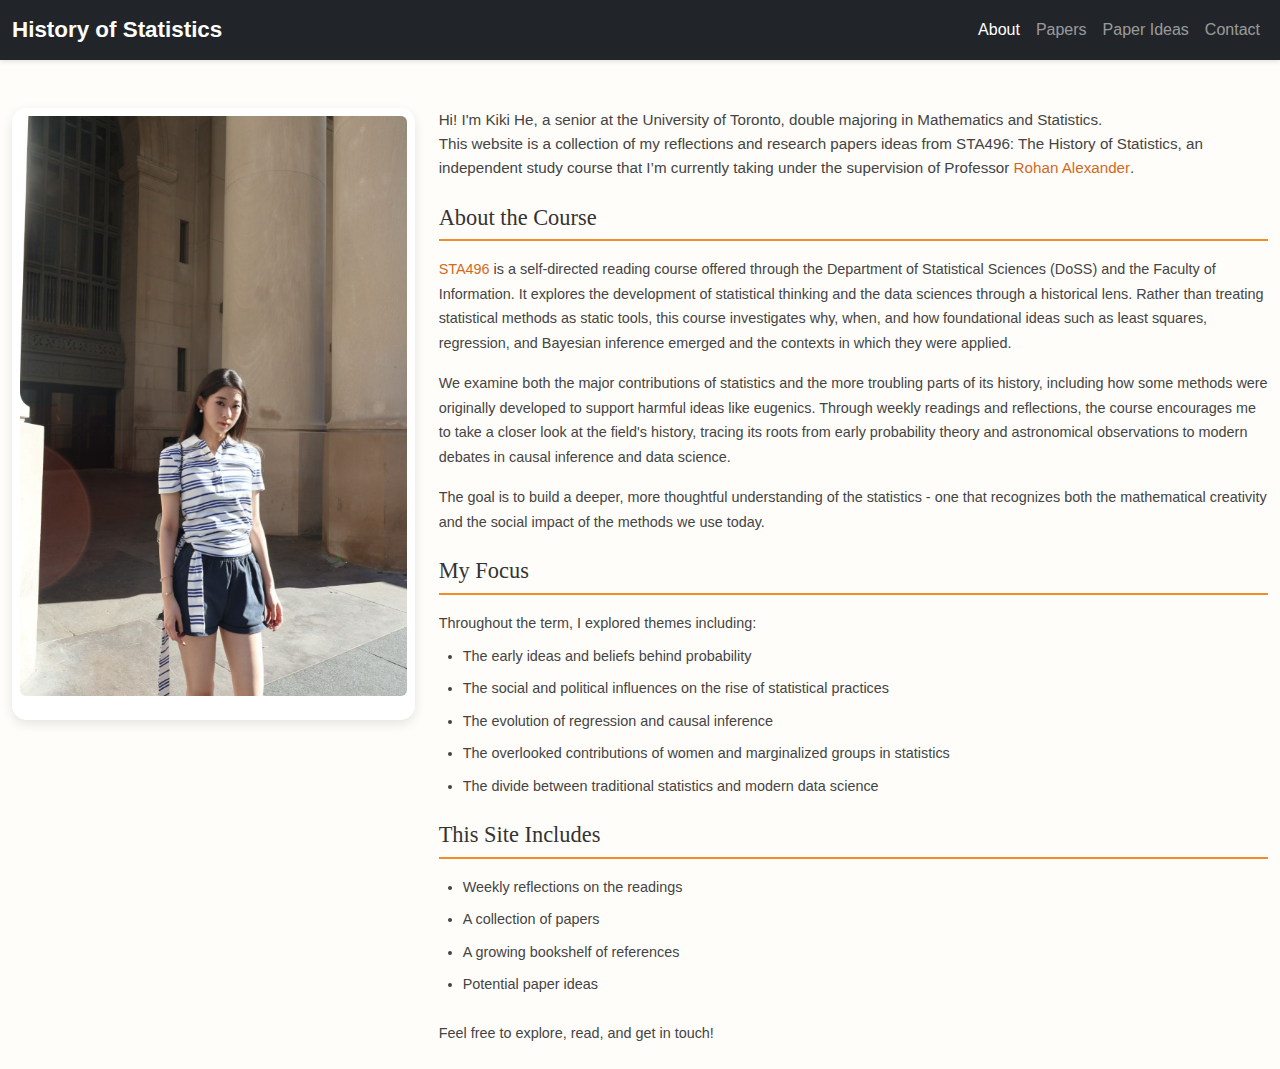
<file: index.html>
<!DOCTYPE html>
<html lang="en">
    <head>
        <meta charset="utf-8" />
        <meta name="viewport" content="width=device-width, initial-scale=1, shrink-to-fit=no" />
        <meta name="description" content="" />
        <meta name="author" content="" />
        <title>History of Statistics</title>
        <!-- Favicon-->
        <link rel="icon" type="image/x-icon" href="assets/favicon.ico" />
        <!-- Core theme CSS (includes Bootstrap)-->
        <link href="css/styles.css" rel="stylesheet" />
        <link href="css/shared.css" rel="stylesheet" />
    </head>
    <body class="about-page">
        <!-- Responsive navbar-->
        <nav class="navbar navbar-expand-lg navbar-dark bg-dark">
            <div class="container">
                <a class="navbar-brand" href="index.html">History of Statistics</a>
                <button class="navbar-toggler" type="button" data-bs-toggle="collapse" data-bs-target="#navbarSupportedContent" aria-controls="navbarSupportedContent" aria-expanded="false" aria-label="Toggle navigation"><span class="navbar-toggler-icon"></span></button>
                <div class="collapse navbar-collapse" id="navbarSupportedContent">
                    <ul class="navbar-nav ms-auto mb-2 mb-lg-0">
                        <li class="nav-item"><a class="nav-link active" aria-current="page" href="index.html">About</a></li>
                        <li class="nav-item"><a class="nav-link" href="paper.html">Papers</a></li>
                        <li class="nav-item"><a class="nav-link" href="paper-ideas.html">Paper Ideas</a></li>
                        <li class="nav-item"><a class="nav-link" href="contact.html">Contact</a></li>
                    </ul>
                </div>
            </div>
        </nav>
        <!-- Page content-->
        <div class="container">
            <div class="row mt-5">
                <div class="col-lg-4">
                    <div class="content-card text-center" style="padding: 0.5rem;">
                        <img src="images/kiki.jpg" alt="Kiki He" class="img-fluid rounded mb-3" style="max-width: 100%; height: auto;">
                    </div>
                </div>
                
                <div class="col-lg-8">
                    <p class="mb-4" style="font-size: 0.95rem; font-family: 'Segoe UI', Tahoma, Geneva, Verdana, sans-serif; line-height: 1.6; color: #444;">
                        Hi! I'm Kiki He, a senior at the University of Toronto, double majoring in Mathematics and Statistics.<br>
                        This website is a collection of my reflections and research papers ideas from STA496: The History of Statistics, an independent study course that  I’m currently taking under the supervision of Professor <a href="https://rohanalexander.com/index.html" target="_blank" style="color: #D2691E; text-decoration: none; font-weight: 500;">Rohan Alexander</a>.
                    </p>
                    
                    <h3 class="mb-3" style="font-size: 1.4rem; font-family: 'Georgia', serif; color: #333; border-bottom: 2px solid #F28C28; padding-bottom: 0.5rem;">About the Course</h3>
                    <p style="font-size: 0.9rem; font-family: 'Segoe UI', Tahoma, Geneva, Verdana, sans-serif; line-height: 1.7; color: #444; margin-bottom: 1rem;">
                        <a href="https://artsci.calendar.utoronto.ca/course/sta496h1" target="_blank" style="color: #D2691E; text-decoration: none; font-weight: 500;">STA496</a> is a self-directed reading course offered through the Department of Statistical Sciences (DoSS) and the Faculty of Information. It explores the development of statistical thinking and the data sciences through a historical lens. Rather than treating statistical methods as static tools, this course investigates why, when, and how foundational ideas such as least squares, regression, and Bayesian inference emerged and the contexts in which they were applied.
                    </p>
                    
                    <p style="font-size: 0.9rem; font-family: 'Segoe UI', Tahoma, Geneva, Verdana, sans-serif; line-height: 1.7; color: #444; margin-bottom: 1rem;">
                        We examine both the major contributions of statistics and the more troubling parts of its history, including how some methods were originally developed to support harmful ideas like eugenics. Through weekly readings and reflections, the course encourages me to take a closer look at the field's history, tracing its roots from early probability theory and astronomical observations to modern debates in causal inference and data science.
                    </p>
                    
                    <p style="font-size: 0.9rem; font-family: 'Segoe UI', Tahoma, Geneva, Verdana, sans-serif; line-height: 1.7; color: #444; margin-bottom: 1.5rem;">
                        The goal is to build a deeper, more thoughtful understanding of the statistics - one that recognizes both the mathematical creativity and the social impact of the methods we use today.
                    </p>
                    
                    <h3 class="mb-3" style="font-size: 1.4rem; font-family: 'Georgia', serif; color: #333; border-bottom: 2px solid #F28C28; padding-bottom: 0.5rem;">My Focus</h3>
                    <p style="font-size: 0.9rem; font-family: 'Segoe UI', Tahoma, Geneva, Verdana, sans-serif; line-height: 1.7; color: #444; margin-bottom: 0.5rem;">Throughout the term, I explored themes including:</p>
                    <ul class="mb-4" style="font-size: 0.9rem; font-family: 'Segoe UI', Tahoma, Geneva, Verdana, sans-serif; line-height: 1.7; color: #444; padding-left: 1.5rem;">
                        <li style="margin-bottom: 0.5rem;">The early ideas and beliefs behind probability</li>
                        <li style="margin-bottom: 0.5rem;">The social and political influences on the rise of statistical practices</li>
                        <li style="margin-bottom: 0.5rem;">The evolution of regression and causal inference</li>
                        <li style="margin-bottom: 0.5rem;">The overlooked contributions of women and marginalized groups in statistics</li>
                        <li style="margin-bottom: 0.5rem;">The divide between traditional statistics and modern data science</li>
                    </ul>
                    
                    <h3 class="mb-3" style="font-size: 1.4rem; font-family: 'Georgia', serif; color: #333; border-bottom: 2px solid #F28C28; padding-bottom: 0.5rem;">This Site Includes</h3>
                    <ul class="mb-4" style="font-size: 0.9rem; font-family: 'Segoe UI', Tahoma, Geneva, Verdana, sans-serif; line-height: 1.7; color: #444; padding-left: 1.5rem;">
                        <li style="margin-bottom: 0.5rem;">Weekly reflections on the readings</li>
                        <li style="margin-bottom: 0.5rem;">A collection of papers</li>
                        <li style="margin-bottom: 0.5rem;">A growing bookshelf of references</li>
                        <li style="margin-bottom: 0.5rem;">Potential paper ideas</li>
                    </ul>
                
                    <p class="mb-4" style="font-size: 0.9rem; font-family: 'Segoe UI', Tahoma, Geneva, Verdana, sans-serif; line-height: 1.7; color: #444;">
                        Feel free to explore, read, and get in touch!
                    </p>
                </div>
            </div>
        </div>
        <!-- Bootstrap core JS-->
        <script src="https://cdn.jsdelivr.net/npm/bootstrap@5.2.3/dist/js/bootstrap.bundle.min.js"></script>
        <!-- Core theme JS-->
        <script src="js/scripts.js"></script>
    </body>
</html>
</file>
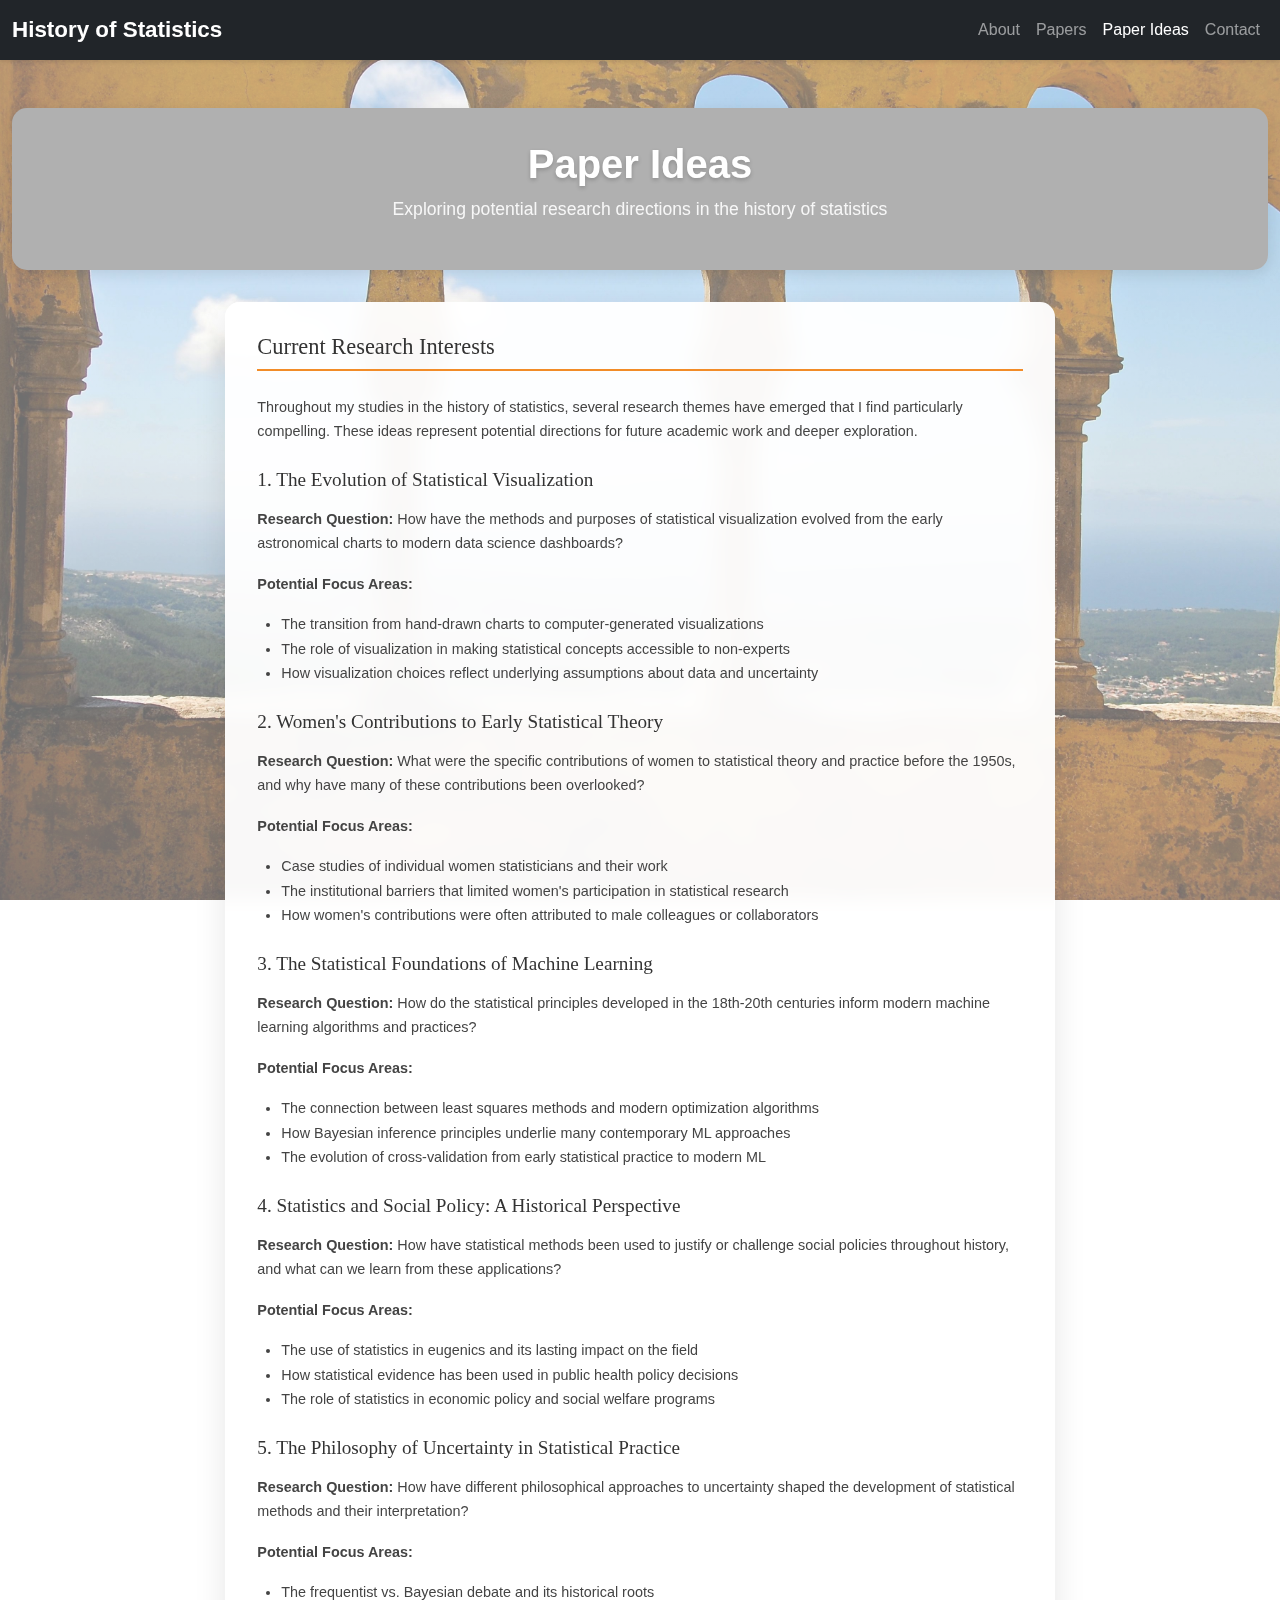
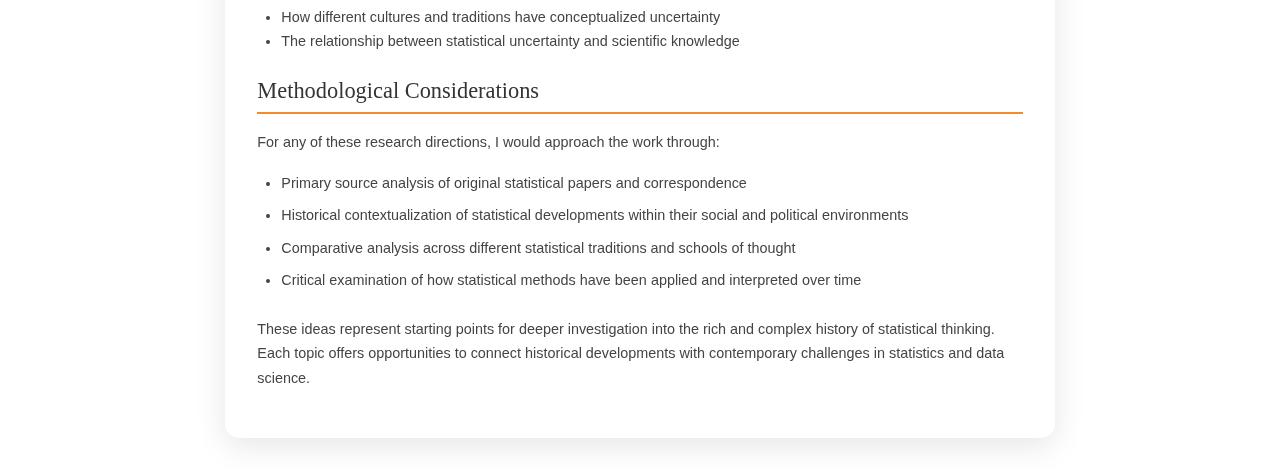
<file: paper-ideas.html>
<!DOCTYPE html>
<html lang="en">
<head>
    <meta charset="utf-8" />
    <meta name="viewport" content="width=device-width, initial-scale=1, shrink-to-fit=no" />
    <title>Paper Ideas - History of Statistics</title>
    <link href="css/styles.css" rel="stylesheet" />
    <link href="css/shared.css" rel="stylesheet" />
    <style>
        body.paper-ideas-page {
            background-image: linear-gradient(rgba(255, 255, 255, 0.3), rgba(255, 255, 255, 0.3)), url('images/image2.jpg');
            background-size: cover;
            background-position: center;
            background-attachment: fixed;
            background-repeat: no-repeat;
            min-height: 100vh;
        }
        
        .content-card {
            background-color: rgba(255, 255, 255, 0.95) !important;
            backdrop-filter: blur(10px);
            border-radius: 15px;
            padding: 2rem;
            box-shadow: 0 8px 32px rgba(0, 0, 0, 0.1);
            margin-bottom: 2rem;
        }
        
        .page-header {
            background-color: rgba(255, 255, 255, 0.9) !important;
            backdrop-filter: blur(10px);
            border-radius: 15px;
            padding: 2rem;
            margin-bottom: 2rem;
            box-shadow: 0 4px 16px rgba(0, 0, 0, 0.1);
        }
    </style>
</head>
<body class="paper-ideas-page">
    <nav class="navbar navbar-expand-lg navbar-dark bg-dark">
        <div class="container">
            <a class="navbar-brand" href="#">History of Statistics</a>
            <button class="navbar-toggler" type="button" data-bs-toggle="collapse" data-bs-target="#navbarSupportedContent" aria-controls="navbarSupportedContent" aria-expanded="false" aria-label="Toggle navigation"><span class="navbar-toggler-icon"></span></button>
            <div class="collapse navbar-collapse" id="navbarSupportedContent">
                <ul class="navbar-nav ms-auto mb-2 mb-lg-0">
                    <li class="nav-item"><a class="nav-link" href="index.html">About</a></li>
                    <li class="nav-item"><a class="nav-link" href="paper.html">Papers</a></li>
                    <li class="nav-item"><a class="nav-link active" aria-current="page" href="paper-ideas.html">Paper Ideas</a></li>
                    <li class="nav-item"><a class="nav-link" href="contact.html">Contact</a></li>
                </ul>
            </div>
        </div>
    </nav>
    
    <div class="container mt-5">
        <div class="page-header text-center">
            <h1>Paper Ideas</h1>
            <p class="lead">Exploring potential research directions in the history of statistics</p>
        </div>
        
        <div class="row">
            <div class="col-lg-8 mx-auto">
                <div class="content-card">
                    <h3 class="mb-4" style="font-size: 1.4rem; font-family: 'Georgia', serif; color: #333; border-bottom: 2px solid #F28C28; padding-bottom: 0.5rem;">Current Research Interests</h3>
                    
                    <p style="font-size: 0.9rem; font-family: 'Segoe UI', Tahoma, Geneva, Verdana, sans-serif; line-height: 1.7; color: #444; margin-bottom: 1.5rem;">
                        Throughout my studies in the history of statistics, several research themes have emerged that I find particularly compelling. These ideas represent potential directions for future academic work and deeper exploration.
                    </p>
                    
                    <div class="idea-section mb-4">
                        <h4 style="font-size: 1.2rem; font-family: 'Georgia', serif; color: #333; margin-bottom: 1rem;">1. The Evolution of Statistical Visualization</h4>
                        <p style="font-size: 0.9rem; font-family: 'Segoe UI', Tahoma, Geneva, Verdana, sans-serif; line-height: 1.7; color: #444; margin-bottom: 1rem;">
                            <strong>Research Question:</strong> How have the methods and purposes of statistical visualization evolved from the early astronomical charts to modern data science dashboards?
                        </p>
                        <p style="font-size: 0.9rem; font-family: 'Segoe UI', Tahoma, Geneva, Verdana, sans-serif; line-height: 1.7; color: #444; margin-bottom: 1rem;">
                            <strong>Potential Focus Areas:</strong>
                        </p>
                        <ul style="font-size: 0.9rem; font-family: 'Segoe UI', Tahoma, Geneva, Verdana, sans-serif; line-height: 1.7; color: #444; padding-left: 1.5rem; margin-bottom: 1rem;">
                            <li>The transition from hand-drawn charts to computer-generated visualizations</li>
                            <li>The role of visualization in making statistical concepts accessible to non-experts</li>
                            <li>How visualization choices reflect underlying assumptions about data and uncertainty</li>
                        </ul>
                    </div>
                    
                    <div class="idea-section mb-4">
                        <h4 style="font-size: 1.2rem; font-family: 'Georgia', serif; color: #333; margin-bottom: 1rem;">2. Women's Contributions to Early Statistical Theory</h4>
                        <p style="font-size: 0.9rem; font-family: 'Segoe UI', Tahoma, Geneva, Verdana, sans-serif; line-height: 1.7; color: #444; margin-bottom: 1rem;">
                            <strong>Research Question:</strong> What were the specific contributions of women to statistical theory and practice before the 1950s, and why have many of these contributions been overlooked?
                        </p>
                        <p style="font-size: 0.9rem; font-family: 'Segoe UI', Tahoma, Geneva, Verdana, sans-serif; line-height: 1.7; color: #444; margin-bottom: 1rem;">
                            <strong>Potential Focus Areas:</strong>
                        </p>
                        <ul style="font-size: 0.9rem; font-family: 'Segoe UI', Tahoma, Geneva, Verdana, sans-serif; line-height: 1.7; color: #444; padding-left: 1.5rem; margin-bottom: 1rem;">
                            <li>Case studies of individual women statisticians and their work</li>
                            <li>The institutional barriers that limited women's participation in statistical research</li>
                            <li>How women's contributions were often attributed to male colleagues or collaborators</li>
                        </ul>
                    </div>
                    
                    <div class="idea-section mb-4">
                        <h4 style="font-size: 1.2rem; font-family: 'Georgia', serif; color: #333; margin-bottom: 1rem;">3. The Statistical Foundations of Machine Learning</h4>
                        <p style="font-size: 0.9rem; font-family: 'Segoe UI', Tahoma, Geneva, Verdana, sans-serif; line-height: 1.7; color: #444; margin-bottom: 1rem;">
                            <strong>Research Question:</strong> How do the statistical principles developed in the 18th-20th centuries inform modern machine learning algorithms and practices?
                        </p>
                        <p style="font-size: 0.9rem; font-family: 'Segoe UI', Tahoma, Geneva, Verdana, sans-serif; line-height: 1.7; color: #444; margin-bottom: 1rem;">
                            <strong>Potential Focus Areas:</strong>
                        </p>
                        <ul style="font-size: 0.9rem; font-family: 'Segoe UI', Tahoma, Geneva, Verdana, sans-serif; line-height: 1.7; color: #444; padding-left: 1.5rem; margin-bottom: 1rem;">
                            <li>The connection between least squares methods and modern optimization algorithms</li>
                            <li>How Bayesian inference principles underlie many contemporary ML approaches</li>
                            <li>The evolution of cross-validation from early statistical practice to modern ML</li>
                        </ul>
                    </div>
                    
                    <div class="idea-section mb-4">
                        <h4 style="font-size: 1.2rem; font-family: 'Georgia', serif; color: #333; margin-bottom: 1rem;">4. Statistics and Social Policy: A Historical Perspective</h4>
                        <p style="font-size: 0.9rem; font-family: 'Segoe UI', Tahoma, Geneva, Verdana, sans-serif; line-height: 1.7; color: #444; margin-bottom: 1rem;">
                            <strong>Research Question:</strong> How have statistical methods been used to justify or challenge social policies throughout history, and what can we learn from these applications?
                        </p>
                        <p style="font-size: 0.9rem; font-family: 'Segoe UI', Tahoma, Geneva, Verdana, sans-serif; line-height: 1.7; color: #444; margin-bottom: 1rem;">
                            <strong>Potential Focus Areas:</strong>
                        </p>
                        <ul style="font-size: 0.9rem; font-family: 'Segoe UI', Tahoma, Geneva, Verdana, sans-serif; line-height: 1.7; color: #444; padding-left: 1.5rem; margin-bottom: 1rem;">
                            <li>The use of statistics in eugenics and its lasting impact on the field</li>
                            <li>How statistical evidence has been used in public health policy decisions</li>
                            <li>The role of statistics in economic policy and social welfare programs</li>
                        </ul>
                    </div>
                    
                    <div class="idea-section mb-4">
                        <h4 style="font-size: 1.2rem; font-family: 'Georgia', serif; color: #333; margin-bottom: 1rem;">5. The Philosophy of Uncertainty in Statistical Practice</h4>
                        <p style="font-size: 0.9rem; font-family: 'Segoe UI', Tahoma, Geneva, Verdana, sans-serif; line-height: 1.7; color: #444; margin-bottom: 1rem;">
                            <strong>Research Question:</strong> How have different philosophical approaches to uncertainty shaped the development of statistical methods and their interpretation?
                        </p>
                        <p style="font-size: 0.9rem; font-family: 'Segoe UI', Tahoma, Geneva, Verdana, sans-serif; line-height: 1.7; color: #444; margin-bottom: 1rem;">
                            <strong>Potential Focus Areas:</strong>
                        </p>
                        <ul style="font-size: 0.9rem; font-family: 'Segoe UI', Tahoma, Geneva, Verdana, sans-serif; line-height: 1.7; color: #444; padding-left: 1.5rem; margin-bottom: 1rem;">
                            <li>The frequentist vs. Bayesian debate and its historical roots</li>
                            <li>How different cultures and traditions have conceptualized uncertainty</li>
                            <li>The relationship between statistical uncertainty and scientific knowledge</li>
                        </ul>
                    </div>
                    
                    <h3 class="mb-3" style="font-size: 1.4rem; font-family: 'Georgia', serif; color: #333; border-bottom: 2px solid #F28C28; padding-bottom: 0.5rem;">Methodological Considerations</h3>
                    
                    <p style="font-size: 0.9rem; font-family: 'Segoe UI', Tahoma, Geneva, Verdana, sans-serif; line-height: 1.7; color: #444; margin-bottom: 1rem;">
                        For any of these research directions, I would approach the work through:
                    </p>
                    
                    <ul style="font-size: 0.9rem; font-family: 'Segoe UI', Tahoma, Geneva, Verdana, sans-serif; line-height: 1.7; color: #444; padding-left: 1.5rem; margin-bottom: 1.5rem;">
                        <li style="margin-bottom: 0.5rem;">Primary source analysis of original statistical papers and correspondence</li>
                        <li style="margin-bottom: 0.5rem;">Historical contextualization of statistical developments within their social and political environments</li>
                        <li style="margin-bottom: 0.5rem;">Comparative analysis across different statistical traditions and schools of thought</li>
                        <li style="margin-bottom: 0.5rem;">Critical examination of how statistical methods have been applied and interpreted over time</li>
                    </ul>
                    
                    <p style="font-size: 0.9rem; font-family: 'Segoe UI', Tahoma, Geneva, Verdana, sans-serif; line-height: 1.7; color: #444;">
                        These ideas represent starting points for deeper investigation into the rich and complex history of statistical thinking. Each topic offers opportunities to connect historical developments with contemporary challenges in statistics and data science.
                    </p>
                </div>
            </div>
        </div>
    </div>
    
    <script src="https://cdn.jsdelivr.net/npm/bootstrap@5.2.3/dist/js/bootstrap.bundle.min.js"></script>
    <script src="js/scripts.js"></script>
</body>
</html>
</file>
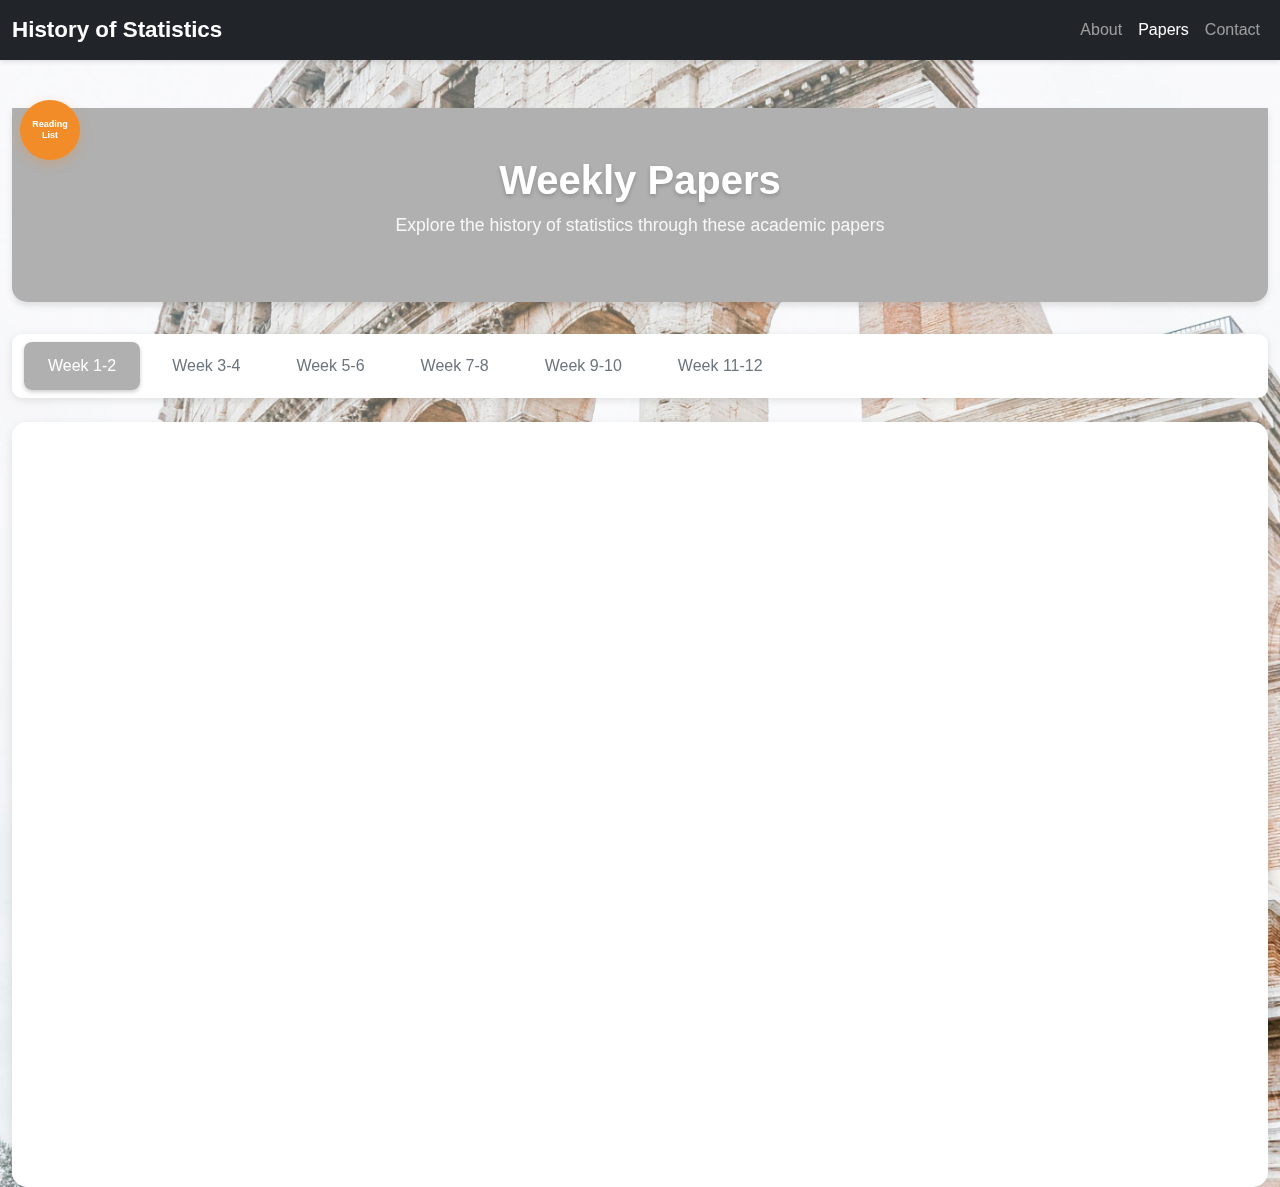
<file: paper.html>
<!DOCTYPE html>
<html lang="en">
<head>
    <meta charset="utf-8" />
    <meta name="viewport" content="width=device-width, initial-scale=1, shrink-to-fit=no" />
    <title>Papers - History of Statistics</title>
    <link href="css/styles.css" rel="stylesheet" />
    <link href="css/papers.css" rel="stylesheet" />
    <link rel="stylesheet" href="https://cdnjs.cloudflare.com/ajax/libs/font-awesome/6.0.0/css/all.min.css">
</head>
<body>
    <nav class="navbar navbar-expand-lg navbar-dark bg-dark">
        <div class="container">
            <a class="navbar-brand" href="#">History of Statistics</a>
            <button class="navbar-toggler" type="button" data-bs-toggle="collapse" data-bs-target="#navbarSupportedContent" aria-controls="navbarSupportedContent" aria-expanded="false" aria-label="Toggle navigation"><span class="navbar-toggler-icon"></span></button>
            <div class="collapse navbar-collapse" id="navbarSupportedContent">
                <ul class="navbar-nav ms-auto mb-2 mb-lg-0">
                    <li class="nav-item"><a class="nav-link" href="index.html">About</a></li>
                    <li class="nav-item"><a class="nav-link active" aria-current="page" href="paper.html">Papers</a></li>
                    <li class="nav-item"><a class="nav-link" href="contact.html">Contact</a></li>
                </ul>
            </div>
        </div>
    </nav>
    
    <div class="container mt-5">
        <div class="page-header text-center">
            <h1>Weekly Papers</h1>
            <p class="lead">Explore the history of statistics through these academic papers</p>
        </div>
        
        <!-- Toggle Button -->
        <button class="toggle-btn" id="toggleReadingList" title="Toggle Reading List">
            Reading List
        </button>
        
        <!-- Navigation Tabs -->
        <ul class="nav nav-tabs" id="paperTabs" role="tablist">
            <li class="nav-item" role="presentation">
                <button class="nav-link active" id="week1-2-tab" data-bs-toggle="tab" data-bs-target="#week1-2" type="button" role="tab" aria-controls="week1-2" aria-selected="true">
                    Week 1-2
                </button>
            </li>
            <li class="nav-item" role="presentation">
                <button class="nav-link" id="week3-4-tab" data-bs-toggle="tab" data-bs-target="#week3-4" type="button" role="tab" aria-controls="week3-4" aria-selected="false">
                    Week 3-4
                </button>
            </li>
            <li class="nav-item" role="presentation">
                <button class="nav-link" id="week5-6-tab" data-bs-toggle="tab" data-bs-target="#week5-6" type="button" role="tab" aria-controls="week5-6" aria-selected="false">
                    Week 5-6
                </button>
            </li>
            <li class="nav-item" role="presentation">
                <button class="nav-link" id="week7-8-tab" data-bs-toggle="tab" data-bs-target="#week7-8" type="button" role="tab" aria-controls="week7-8" aria-selected="false">
                    Week 7-8
                </button>
            </li>
            <li class="nav-item" role="presentation">
                <button class="nav-link" id="week9-10-tab" data-bs-toggle="tab" data-bs-target="#week9-10" type="button" role="tab" aria-controls="week9-10" aria-selected="false">
                    Week 9-10
                </button>
            </li>
            <li class="nav-item" role="presentation">
                <button class="nav-link" id="week11-12-tab" data-bs-toggle="tab" data-bs-target="#week11-12" type="button" role="tab" aria-controls="week11-12" aria-selected="false">
                    Week 11-12
                </button>
            </li>
        </ul>
        
        <!-- Tab Content -->
        <div class="tab-content" id="paperTabsContent">
            <!-- Week 1-2 -->
            <div class="tab-pane fade show active" id="week1-2" role="tabpanel" aria-labelledby="week1-2-tab">
                <div class="row">
                    <div class="col-12 pdf-column" id="pdf-column-1">
                        <div class="pdf-container">
                            <iframe src="paper/Week%201-2.pdf" title="Week 1-2 Paper"></iframe>
                        </div>
                        <div class="reading-list-overlay reading-list-hidden" id="reading-list-1">
                            <h3>Reading List</h3>
                            
                            <h5>Week 1 "Overview"</h5>
                            <p class="text-muted">Early astronomical and gambling underpinnings. Least squares, combining observations, and uncertainty. Legendre, Laplace, Bernoulli, De Moivre, Simpson.</p>
                            
                            <h6>Core Readings:</h6>
                            <ul class="list-unstyled">
                                <li class="mb-2">
                                    <strong>Stigler, Stephen</strong>, 1986, <em>The History of Statistics</em>, Belknap Harvard. Chapters 1-2.
                                </li>
                                <li class="mb-2">
                                    <strong>Fienberg, Stephen E.</strong>, 1992, "A Brief History of Statistics in Three and One-Half Chapters: A Review Essay", <em>Statistical Science</em>, 7 (2), <a href="https://doi.org/10.1214/ss/1177011360" target="_blank">10.1214/ss/1177011360</a>.
                                </li>
                                <li class="mb-2">
                                    <strong>Hacking, Ian</strong>, 2006, <em>The Emergence of Probability: A Philosophical Study of Early Ideas about Probability, Induction and Statistical Inference</em>, Cambridge University Press. Chapter "Introduction".
                                </li>
                                <li class="mb-2">
                                    <strong>Kendall, Maurice</strong>, 1960, "Studies in the history of probability and statistics: Part X. Where shall the history of statistics begin?", <em>Biometrika</em>, 47 (3-4), <a href="https://doi.org/10.1093/biomet/47.3-4.447" target="_blank">10.1093/biomet/47.3-4.447</a>, pp. 447-449.
                                </li>
                            </ul>
                            
                            <h5>Week 2 "The 1700s"</h5>
                            <p class="text-muted">Inverse probability. Gauss, Laplace, Central Limit Theorem.</p>
                            
                            <h6>Core Readings:</h6>
                            <ul class="list-unstyled">
                                <li class="mb-2">
                                    <strong>Stigler, Stephen</strong>, 1986, <em>The History of Statistics</em>, Belknap Harvard. Chapters 3-4.
                                </li>
                                <li class="mb-2">
                                    <strong>Sheynin, Oscar</strong>, 2018, "Theory of Probability. A Historical Essay", <em>arXiv</em>, <a href="https://arxiv.org/abs/1802.09966" target="_blank">1802.09966</a>. Chapters 1-7.
                                </li>
                            </ul>
                            
                            <h6>Supplementary Readings:</h6>
                            <ul class="list-unstyled">
                                <li class="mb-2">
                                    <strong>Miller, Joshua B. and Andrew Gelman</strong>, 2020, "Laplace's Theories of Cognitive Illusions, Heuristics and Biases", <em>Statistical Science</em>, 35 (2), <a href="https://doi.org/10.1214/19-sts696" target="_blank">10.1214/19-sts696</a>.
                                </li>
                                <li class="mb-2">
                                    <strong>Kahneman, Daniel and Maya Bar-Hillel</strong>, 2020, "Comment: Laplace and Cognitive Illusions", <em>Statistical Science</em>, 35 (2), <a href="https://doi.org/10.1214/19-sts750" target="_blank">10.1214/19-sts750</a>.
                                </li>
                                <li class="mb-2">
                                    <strong>Shafer, Glenn</strong>, 2020, "Comment: Illusions, Then and Now", <em>Statistical Science</em>, 35 (2), <a href="https://doi.org/10.1214/19-sts751" target="_blank">10.1214/19-sts751</a>.
                                </li>
                                <li class="mb-2">
                                    <strong>Miller, Joshua B. and Andrew Gelman</strong>, 2020, "Rejoinder: Laplace's theories of cognitive illusions, heuristics and biases", <em>Statistical Science</em>, 35 (2), <a href="https://doi.org/10.1214/20-sts779" target="_blank">10.1214/20-sts779</a>.
                                </li>
                            </ul>
                        </div>
                    </div>
                </div>
            </div>
            
            <!-- Week 3-4 -->
            <div class="tab-pane fade" id="week3-4" role="tabpanel" aria-labelledby="week3-4-tab">
                <div class="row">
                    <div class="col-12 pdf-column" id="pdf-column-2">
                        <div class="pdf-container">
                            <iframe src="paper/week%203-4.pdf" title="Week 3-4 Paper"></iframe>
                        </div>
                        <div class="reading-list-overlay reading-list-hidden" id="reading-list-2">
                            <h3>Reading List</h3>
                            
                            <h5>Week 3 "The 1800s"</h5>
                            <p class="text-muted">The development of statistical methods in the 19th century.</p>
                            
                            <h6>Core Readings:</h6>
                            <ul class="list-unstyled">
                                <li class="mb-2">
                                    <strong>Stigler, Stephen</strong>, 1986, <em>The History of Statistics</em>, Belknap Harvard. Chapters 5-6.
                                </li>
                                <li class="mb-2">
                                    <strong>Porter, Theodore M.</strong>, 1986, <em>The Rise of Statistical Thinking, 1820-1900</em>, Princeton University Press. Chapters 1-3.
                                </li>
                            </ul>
                            
                            <h5>Week 4 "The 1900s"</h5>
                            <p class="text-muted">The emergence of modern statistical theory.</p>
                            
                            <h6>Core Readings:</h6>
                            <ul class="list-unstyled">
                                <li class="mb-2">
                                    <strong>Stigler, Stephen</strong>, 1986, <em>The History of Statistics</em>, Belknap Harvard. Chapters 7-8.
                                </li>
                                <li class="mb-2">
                                    <strong>Fisher, Ronald A.</strong>, 1925, "Theory of Statistical Estimation", <em>Proceedings of the Cambridge Philosophical Society</em>, 22, pp. 700-725.
                                </li>
                            </ul>
                        </div>
                    </div>
                </div>
            </div>
            
            <!-- Week 5-6 -->
            <div class="tab-pane fade" id="week5-6" role="tabpanel" aria-labelledby="week5-6-tab">
                <div class="row">
                    <div class="col-12 pdf-column" id="pdf-column-3">
                        <div class="pdf-container">
                            <iframe src="paper/week%205-6.pdf" title="Week 5-6 Paper"></iframe>
                        </div>
                        <div class="reading-list-overlay reading-list-hidden" id="reading-list-3">
                            <h3>Reading List</h3>
                            
                            <h5>Week 5 "Early 1900s"</h5>
                            <p class="text-muted">Edgeworth, Pearson, and Yule. Regression, and correlation.</p>
                            
                            <h6>Core Readings:</h6>
                            <ul class="list-unstyled">
                                <li class="mb-2">
                                    <strong>Stigler, Stephen</strong>, 1986, <em>The History of Statistics</em>, Belknap Harvard. Chapters 9-10.
                                </li>
                                <li class="mb-2">
                                    <strong>Freedman, David</strong>, 1999, "From association to causation: some remarks on the history of statistics", <em>Statistical Science</em>, 14 (3), pp. 243-258.
                                </li>
                                <li class="mb-2">
                                    <strong>MacKenzie, Donald</strong>, 1981, <em>Statistics in Britain, 1865-1930: The Social Construction of Scientific Knowledge</em>.
                                </li>
                                <li class="mb-2">
                                    <strong>Lehmann, Erich</strong>, 2011, <em>Fisher, Neyman, and the Creation of Classical Statistics</em>, Springer.
                                </li>
                            </ul>
                            
                            <h5>Week 6 "Early 1900s (cont.)"</h5>
                            <p class="text-muted">The development of modern statistical methods.</p>
                            
                            <h6>Core Readings:</h6>
                            <ul class="list-unstyled">
                                <li class="mb-2">
                                    <strong>Stigler, Stephen</strong>, 1996, 'The History of Statistics in 1933', <em>Statistical Science</em>.
                                </li>
                                <li class="mb-2">
                                    <strong>Sheynin, Oscar</strong>, 2018, "Theory of Probability. A Historical Essay", <em>arXiv</em>, <a href="https://arxiv.org/abs/1802.09966" target="_blank">1802.09966</a>. Chapters 12-15.
                                </li>
                                <li class="mb-2">
                                    <strong>Stigler, Stephen</strong>, 2016, <em>The Seven Pillars of Statistical Wisdom</em>, Harvard University Press.
                                </li>
                                <li class="mb-2">
                                    <strong>von Plato, Jan</strong>, 1994, <em>Creating Modern Probability</em>, Cambridge University Press.
                                </li>
                                <li class="mb-2">
                                    <strong>Lehmann, Erich</strong>, 2007, <em>Reminiscences of a Statistician: The Company I Kept</em>, Springer.
                                </li>
                            </ul>
                        </div>
                    </div>
                </div>
            </div>
            
            <!-- Week 7-8 -->
            <div class="tab-pane fade" id="week7-8" role="tabpanel" aria-labelledby="week7-8-tab">
                <div class="row">
                    <div class="col-12 pdf-column" id="pdf-column-4">
                        <div class="pdf-container">
                            <iframe src="paper/Week%207-8.pdf" title="Week 7-8 Paper"></iframe>
                        </div>
                        <div class="reading-list-overlay reading-list-hidden" id="reading-list-4">
                            <h3>Reading List</h3>
                            
                            <h5>Week 7 "Data visualization"</h5>
                            <p class="text-muted">The evolution of data visualization and graphic communication in statistics.</p>
                            
                            <h6>Core Readings:</h6>
                            <ul class="list-unstyled">
                                <li class="mb-2">
                                    <strong>Friendly, Michael, and Howard Wainer</strong>, 2021, <em>A History of Data Visualization and Graphic Communication</em>, Harvard University Press. Chapters 1-6 and 9.
                                </li>
                            </ul>
                            
                            <h5>Week 8 "Bayesian methods"</h5>
                            <p class="text-muted">The development and evolution of Bayesian statistical methods.</p>
                            
                            <h6>Core Readings:</h6>
                            <ul class="list-unstyled">
                                <li class="mb-2">
                                    <strong>Fienberg, Stephen E.</strong>, 2003, "When Did Bayesian Inference Become 'Bayesian'?", <em>Bayesian Analysis</em>, 1 (1), <a href="https://doi.org/10.1214/06-BA101" target="_blank">10.1214/06-BA101</a>, pp. 1-37.
                                </li>
                                <li class="mb-2">
                                    <strong>Leonard, Thomas Hoskyns</strong>, 2014, "A personal history of Bayesian statistics", <em>WIREs Computational Statistics</em>, 6 (2), <a href="https://doi.org/10.1002/wics.1293" target="_blank">10.1002/wics.1293</a>, pp. 80-115.
                                </li>
                                <li class="mb-2">
                                    <strong>McGrayne, Sharon Bertsch</strong>, 2012, <em>The Theory That Would Not Die</em>, Yale University Press.
                                </li>
                                <li class="mb-2">
                                    <strong>Nordhaus, William D.</strong>, 2007, "Two Centuries of Productivity Growth in Computing", <em>The Journal of Economic History</em>, 67 (1), <a href="https://doi.org/10.1017/s0022050707000058" target="_blank">10.1017/s0022050707000058</a>, pp. 128–159.
                                </li>
                                <li class="mb-2">
                                    <strong>Lindley, Dennis V.</strong>, 2000, "The Philosophy of Statistics", <em>Journal of the Royal Statistical Society: Series D (The Statistician)</em>, 49 (3), <a href="https://doi.org/10.1111/1467-9884.00238" target="_blank">10.1111/1467-9884.00238</a>, pp. 293-337.
                                </li>
                                <li class="mb-2">
                                    <strong>Gelman, Andrew and Christian P. Robert</strong>, 2013, "Not only defended but also applied: The perceived absurdity of Bayesian inference", <em>American Statistician</em>, 67 (1), <a href="https://doi.org/10.1080/00031305.2013.760987" target="_blank">10.1080/00031305.2013.760987</a>, pp. 1-5.
                                </li>
                                <li class="mb-2">
                                    <strong>Gelman, Andrew and Christian P. Robert</strong>, 2013, "Rejoinder: The Anti-Bayesian Moment and Its Passing", <em>The American Statistician</em>, 67 (1), <a href="https://doi.org/10.1080/00031305.2012.752409" target="_blank">10.1080/00031305.2012.752409</a>, pp. 16–17.
                                </li>
                            </ul>
                        </div>
                    </div>
                </div>
            </div>
            
            <!-- Week 9-10 -->
            <div class="tab-pane fade" id="week9-10" role="tabpanel" aria-labelledby="week9-10-tab">
                <div class="row">
                    <div class="col-12 pdf-column" id="pdf-column-5">
                        <div class="pdf-container">
                            <iframe src="paper/Week%209-10.pdf" title="Week 9-10 Paper"></iframe>
                        </div>
                        <div class="reading-list-overlay reading-list-hidden" id="reading-list-5">
                            <h3>Reading List</h3>
                            
                            <h5>Week 9 "Causal inference"</h5>
                            <p class="text-muted">The development of causal inference methods and their applications.</p>
                            
                            <h6>Core Readings:</h6>
                            <ul class="list-unstyled">
                                <li class="mb-2">
                                    <strong>Pearl, Judea and Dana Mackenzie</strong>, 2018, <em>The Book of Why: The New Science of Cause and Effect</em>, Basic Books. Chapter 2.
                                </li>
                            </ul>
                            
                            <h5>Week 10 "Whither statistics? The rise of data science"</h5>
                            <p class="text-muted">The evolution of statistics into modern data science and computational methods.</p>
                            
                            <h6>Core Readings:</h6>
                            <ul class="list-unstyled">
                                <li class="mb-2">
                                    <strong>Breiman, Leo</strong>, 2001, "Statistical Modeling: The Two Cultures", <em>Statistical Sciences</em>.
                                </li>
                                <li class="mb-2">
                                    <strong>Hand, David J.</strong>, 2015, "Statistics and computing: the genesis of data science", <em>Statistics and Computing</em>.
                                </li>
                                <li class="mb-2">
                                    <strong>Donoho, David</strong>, 2017, "50 Years of Data Science", <em>Journal of Computational and Graphical Statistics</em>.
                                </li>
                                <li class="mb-2">
                                    <strong>Gelman, Andrew and Aki Vehtari</strong>, 2021, "What are the Most Important Statistical Ideas of the Past 50 Years?", <em>Journal of the American Statistical Association</em>, 116 (536), <a href="https://doi.org/10.1080/01621459.2021.1938081" target="_blank">10.1080/01621459.2021.1938081</a>, pp. 2087–2097.
                                </li>
                            </ul>
                        </div>
                    </div>
                </div>
            </div>
            
            <!-- Week 11-12 -->
            <div class="tab-pane fade" id="week11-12" role="tabpanel" aria-labelledby="week11-12-tab">
                <div class="row">
                    <div class="col-12 pdf-column" id="pdf-column-6">
                        <div class="pdf-container">
                            <iframe src="paper/Week%2011-12.pdf" title="Week 11-12 Paper"></iframe>
                        </div>
                        <div class="reading-list-overlay reading-list-hidden" id="reading-list-6">
                            <h3>Reading List</h3>
                            
                            <h5>Week 11 "Overlooked contributors"</h5>
                            <p class="text-muted">Recognizing the contributions of women and underrepresented groups in statistics.</p>
                            
                            <h6>Core Readings:</h6>
                            <ul class="list-unstyled">
                                <li class="mb-2">
                                    <strong>Anderson, Margo</strong>, 1992, "The History of Women and the History of Statistics", <em>Journal of Women's History</em>.
                                </li>
                                <li class="mb-2">
                                    <strong>Hafner, Katie</strong>, 2021, "Arianna Rosenbluth Dies at 93; Pioneering Figure in Data Science", <em>The New York Times</em>.
                                </li>
                                <li class="mb-2">
                                    <strong>Kitagawa–Blinder–Oaxaca decomposition</strong>.
                                </li>
                                <li class="mb-2">
                                    <strong>Thompson, Mary E.</strong>, "Reflections on women in statistics in Canada", in <em>Xihong Lin, et al., eds, 2014, Past, present, and future of statistical science</em>, CRC Press.
                                </li>
                                <li class="mb-2">
                                    <strong>Reid, Nancy M.</strong>, "The whole women thing", in <em>Xihong Lin, et al., eds, 2014, Past, present, and future of statistical science</em>, CRC Press.
                                </li>
                                <li class="mb-2">
                                    <strong>Ryan, Louise M.</strong>, "Reflections on diversity", in <em>Xihong Lin, et al., eds, 2014, Past, present, and future of statistical science</em>, CRC Press.
                                </li>
                            </ul>
                            
                            <h5>Week 12 "Reckoning with the past and thinking about the future: Statistics and society"</h5>
                            <p class="text-muted">The role of statistics in society and its future implications.</p>
                            
                            <h6>Core Readings:</h6>
                            <ul class="list-unstyled">
                                <li class="mb-2">
                                    <strong>Desrosières, Alain</strong>, 2002, <em>The Politics of Large Numbers</em>, Harvard University Press.
                                </li>
                                <li class="mb-2">
                                    <strong>Lin, Xihong, et al., eds</strong>, 2014, <em>Past, present, and future of statistical science</em>, CRC Press.
                                </li>
                            </ul>
                        </div>
                    </div>
                </div>
            </div>
        </div>
    </div>
    
    <script src="https://cdn.jsdelivr.net/npm/bootstrap@5.2.3/dist/js/bootstrap.bundle.min.js"></script>
    <script src="js/scripts.js"></script>
    <script>
        document.addEventListener('DOMContentLoaded', function() {
            const toggleBtn = document.getElementById('toggleReadingList');
            let readingListVisible = false;
            
            toggleBtn.addEventListener('click', function() {
                const activeTab = document.querySelector('.tab-pane.active');
                const readingList = activeTab.querySelector('.reading-list-overlay');
                const pdfContainer = activeTab.querySelector('.pdf-container');
                
                if (readingListVisible) {
                    // Hide reading list
                    readingList.classList.add('reading-list-hidden');
                    readingList.classList.remove('show');
                    pdfContainer.classList.remove('shrink');
                    toggleBtn.innerHTML = 'Reading List';
                    readingListVisible = false;
                } else {
                    // Show reading list
                    readingList.classList.remove('reading-list-hidden');
                    readingList.classList.add('show');
                    pdfContainer.classList.add('shrink');
                    toggleBtn.innerHTML = 'Hide Reading List';
                    readingListVisible = true;
                }
            });
            
            // Handle tab changes to reset reading list visibility
            const tabButtons = document.querySelectorAll('[data-bs-toggle="tab"]');
            tabButtons.forEach(button => {
                button.addEventListener('click', function() {
                    // Reset all reading lists to hidden
                    document.querySelectorAll('.reading-list-overlay').forEach(list => {
                        list.classList.add('reading-list-hidden');
                        list.classList.remove('show');
                    });
                    document.querySelectorAll('.pdf-container').forEach(container => {
                        container.classList.remove('shrink');
                    });
                    
                    // Reset button state
                    toggleBtn.innerHTML = 'Reading List';
                    readingListVisible = false;
                });
            });
        });
    </script>
</body>
</html>
</file>
<file: css/shared.css>
/* Shared Styles for All Pages */
body {
    font-family: 'Segoe UI', Tahoma, Geneva, Verdana, sans-serif;
    background: url('../images/image1.jpg') no-repeat center center fixed;
    background-size: cover;
    position: relative;
}

body::before {
    content: '';
    position: fixed;
    top: 0;
    left: 0;
    width: 100%;
    height: 100%;
    background-color: rgba(248, 249, 250, 0.2);
    z-index: -1;
}

/* About page specific - remove background image */
body.about-page {
    background: #f8f9fa;
}

body.about-page::before {
    display: none;
}

/* Contact page specific - use image3 with 40% transparency */
body.contact-page {
    background: url('../images/image3.jpg') no-repeat center center fixed;
    background-size: cover;
}

body.contact-page::before {
    background-color: rgba(248, 249, 250, 0.4);
}

/* Contact form styling with white brackets */
.contact-form-container {
    background: rgba(255, 255, 255, 0.95);
    border-radius: 15px;
    padding: 2rem;
    box-shadow: 0 4px 12px rgba(0, 0, 0, 0.1);
    backdrop-filter: blur(5px);
}

.contact-form-container h2 {
    color: #333;
    margin-bottom: 1.5rem;
}

.form-field-bracket {
    background: white;
    border: 2px solid #e0e0e0;
    border-radius: 8px;
    padding: 1rem;
    margin-bottom: 1rem;
    transition: all 0.3s ease;
}

.form-field-bracket:focus-within {
    border-color: #F28C28;
    box-shadow: 0 0 0 0.2rem rgba(242, 140, 40, 0.25);
}

.form-field-bracket label {
    color: #555;
    font-weight: 600;
    margin-bottom: 0.5rem;
    display: block;
}

.form-field-bracket .form-control {
    border: none;
    background: transparent;
    padding: 0.5rem 0;
    box-shadow: none;
}

.form-field-bracket .form-control:focus {
    border: none;
    box-shadow: none;
    background: transparent;
}

.navbar {
    box-shadow: 0 2px 4px rgba(0,0,0,0.1);
}

.navbar-brand {
    font-weight: 600;
    font-size: 1.4rem;
}

.container {
    max-width: 1400px;
}

.page-header {
    background: linear-gradient(135deg, #b0b0b0 0%, #b0b0b0 100%);
    color: white;
    padding: 3rem 0;
    margin-bottom: 2rem;
    border-radius: 0 0 15px 15px;
    box-shadow: 0 4px 6px rgba(0,0,0,0.1);
}

.page-header h1 {
    font-size: 2.5rem;
    font-weight: 700;
    margin-bottom: 0.5rem;
    text-shadow: 0 2px 4px rgba(0,0,0,0.2);
    color: white;
}

.page-header .lead {
    font-size: 1.1rem;
    opacity: 0.9;
    font-weight: 300;
    color: white;
}

.content-card {
    background: white;
    border-radius: 15px;
    box-shadow: 0 4px 12px rgba(0,0,0,0.1);
    border: none;
    overflow: hidden;
    padding: 2rem;
    margin-bottom: 2rem;
}

.btn-primary {
    background: linear-gradient(135deg, #F28C28 0%, #F28C28 100%);
    border: none;
    border-radius: 8px;
    padding: 0.75rem 1.5rem;
    font-weight: 600;
    transition: all 0.3s ease;
}

.btn-primary:hover {
    transform: translateY(-2px);
    box-shadow: 0 4px 12px rgba(242, 140, 40, 0.3);
    background: linear-gradient(135deg, #e67e22 0%, #e67e22 100%);
}

.form-control {
    border-radius: 8px;
    border: 1px solid #dee2e6;
    padding: 0.75rem;
    transition: all 0.3s ease;
}

.form-control:focus {
    border-color: #F28C28;
    box-shadow: 0 0 0 0.2rem rgba(242, 140, 40, 0.25);
} 

/* About page specific overrides */
.about-page {
    background: #fffdf9 !important;
}

.about-page .content-card {
    background: rgba(255, 255, 255, 0.95);
    backdrop-filter: blur(10px);
}
</file>
<file: css/papers.css>
/* Papers Page Styles */
body {
    font-family: 'Segoe UI', Tahoma, Geneva, Verdana, sans-serif;
    background: url('../images/image1.jpg') no-repeat center center fixed;
    background-size: cover;
    position: relative;
}

body::before {
    content: '';
    position: fixed;
    top: 0;
    left: 0;
    width: 100%;
    height: 100%;
    background-color: rgba(248, 249, 250, 0.3);
    z-index: -1;
}

.navbar {
    box-shadow: 0 2px 4px rgba(0,0,0,0.1);
}

.navbar-brand {
    font-weight: 600;
    font-size: 1.4rem;
}

.container {
    max-width: 1400px;
}

.page-header {
    background: linear-gradient(135deg, #b0b0b0 0%, #b0b0b0 100%);
    color: white;
    padding: 3rem 0;
    margin-bottom: 2rem;
    border-radius: 0 0 15px 15px;
    box-shadow: 0 4px 6px rgba(0,0,0,0.1);
}

.page-header h1 {
    font-size: 2.5rem;
    font-weight: 700;
    margin-bottom: 0.5rem;
    text-shadow: 0 2px 4px rgba(0,0,0,0.2);
    color: white;
}

.page-header .lead {
    font-size: 1.1rem;
    opacity: 0.9;
    font-weight: 300;
    color: white;
}

.nav-tabs {
    border: none;
    background: white;
    border-radius: 10px;
    padding: 0.5rem;
    box-shadow: 0 2px 8px rgba(0,0,0,0.1);
    margin-bottom: 1.5rem;
}

.nav-tabs .nav-link {
    color: #6c757d;
    border: none;
    border-radius: 8px;
    padding: 0.75rem 1.5rem;
    font-weight: 500;
    transition: all 0.3s ease;
    margin: 0 0.25rem;
}

.nav-tabs .nav-link:hover {
    background-color: #e9ecef;
    color: #495057;
    transform: translateY(-1px);
}

.nav-tabs .nav-link.active {
    background: linear-gradient(135deg, #b0b0b0 0%, #b0b0b0 100%);
    color: white;
    box-shadow: 0 2px 4px rgba(0,0,0,0.2);
}

.tab-content {
    background: white;
    border-radius: 15px;
    box-shadow: 0 4px 12px rgba(0,0,0,0.1);
    border: none;
    overflow: hidden;
}

.pdf-container {
    width: 100%;
    height: 100%;
    border: none;
    border-radius: 0;
    transition: width 0.3s ease;
}

.pdf-container.shrink {
    width: 60%;
}

.pdf-container iframe {
    width: 100%;
    height: 100%;
    border: none;
}

.reading-list-overlay {
    position: absolute;
    top: 0;
    right: 0;
    width: 40%;
    height: 100%;
    z-index: 100;
    background: linear-gradient(135deg, #f8f9fa 0%, #e9ecef 100%);
    border: none;
    border-radius: 0;
    box-shadow: -4px 0 12px rgba(0, 0, 0, 0.1);
    overflow-y: auto;
    padding: 2rem;
    transform: translateX(100%);
    transition: transform 0.3s ease;
    display: none;
    font-family: 'Segoe UI', Tahoma, Geneva, Verdana, sans-serif;
    font-size: 13px;
    line-height: 1.4;
}

.reading-list-overlay h3 {
    font-size: 18px;
    font-weight: 700;
    margin-bottom: 1.5rem;
    color: #2c3e50;
    border-bottom: 3px solid #ff8c42;
    padding-bottom: 0.75rem;
}

.reading-list-overlay h5 {
    font-size: 15px;
    font-weight: 600;
    margin-top: 1.5rem;
    margin-bottom: 0.75rem;
    color: #34495e;
    background: rgba(255, 140, 66, 0.1);
    padding: 0.5rem 0.75rem;
    border-radius: 6px;
}

.reading-list-overlay h6 {
    font-size: 12px;
    font-weight: 600;
    margin-top: 1.2rem;
    margin-bottom: 0.75rem;
    color: #7f8c8d;
    text-transform: uppercase;
    letter-spacing: 1px;
    border-left: 3px solid #FFC107;
    padding-left: 0.75rem;
}

.reading-list-overlay p {
    font-size: 12px;
    margin-bottom: 1rem;
    color: #5a6c7d;
    line-height: 1.5;
}

.reading-list-overlay ul {
    margin-bottom: 1.2rem;
}

.reading-list-overlay li {
    font-size: 12px;
    margin-bottom: 0.8rem;
    line-height: 1.4;
    padding-left: 0.5rem;
}

.reading-list-overlay strong {
    font-weight: 600;
    color: #2c3e50;
}

.reading-list-overlay em {
    font-style: italic;
    color: #34495e;
}

.reading-list-overlay a {
    color: #FFC107;
    text-decoration: none;
    font-weight: 500;
    transition: color 0.3s ease;
}

.reading-list-overlay a:hover {
    text-decoration: underline;
    color: #FFC107;
}

.reading-list-overlay.show {
    transform: translateX(0);
    display: block;
}

.reading-list-hidden {
    display: none !important;
}

.toggle-btn {
    position: fixed;
    top: 100px;
    left: 20px;
    z-index: 1000;
    background: linear-gradient(135deg, #F28C28 0%, #F28C28 100%);
    color: white;
    border: none;
    border-radius: 50%;
    padding: 12px;
    font-size: 9px;
    font-weight: 600;
    cursor: pointer;
    box-shadow: 0 4px 12px rgba(242, 140, 40, 0.3);
    transition: all 0.3s ease;
    width: 60px;
    height: 60px;
    display: flex;
    align-items: center;
    justify-content: center;
    text-align: center;
    line-height: 1.2;
}

.toggle-btn:hover {
    transform: translateY(-2px);
    box-shadow: 0 6px 16px rgba(242, 140, 40, 0.4);
}

.pdf-column {
    position: relative;
    height: 85vh;
}
</file>
